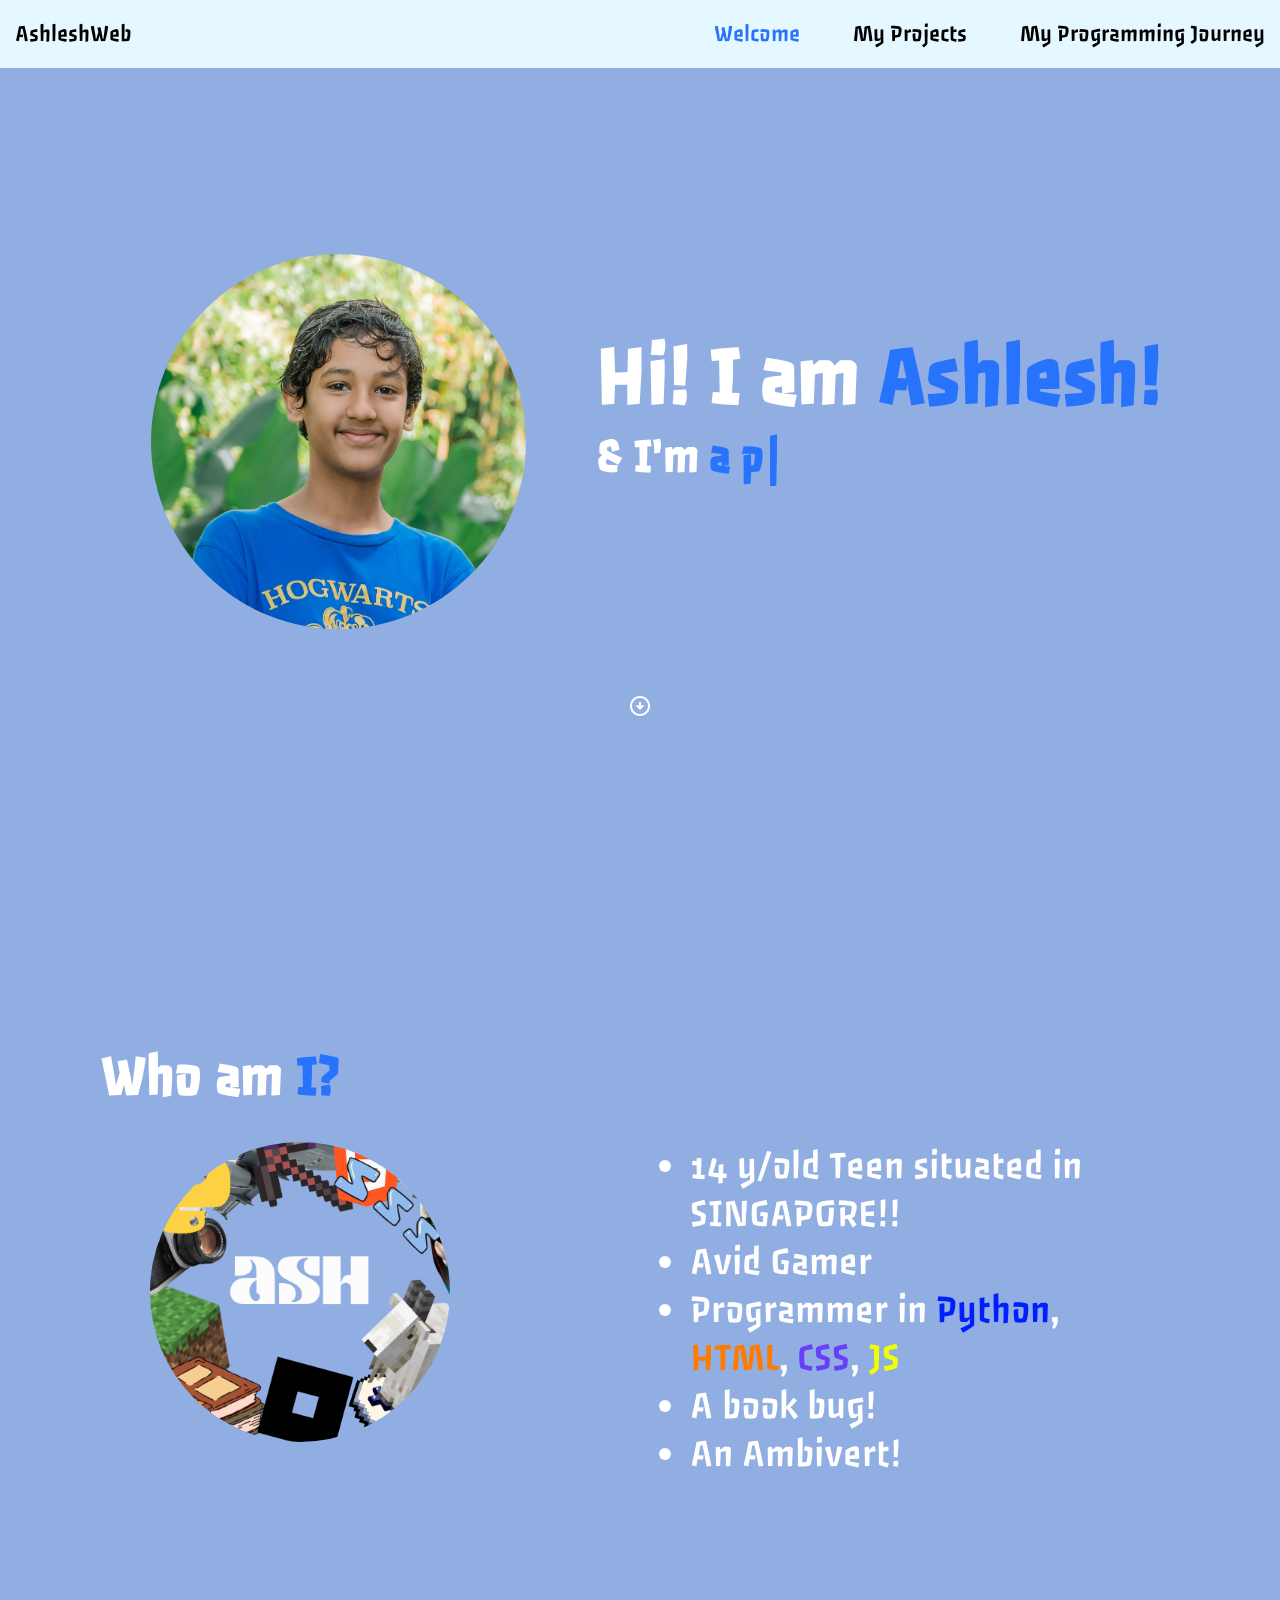
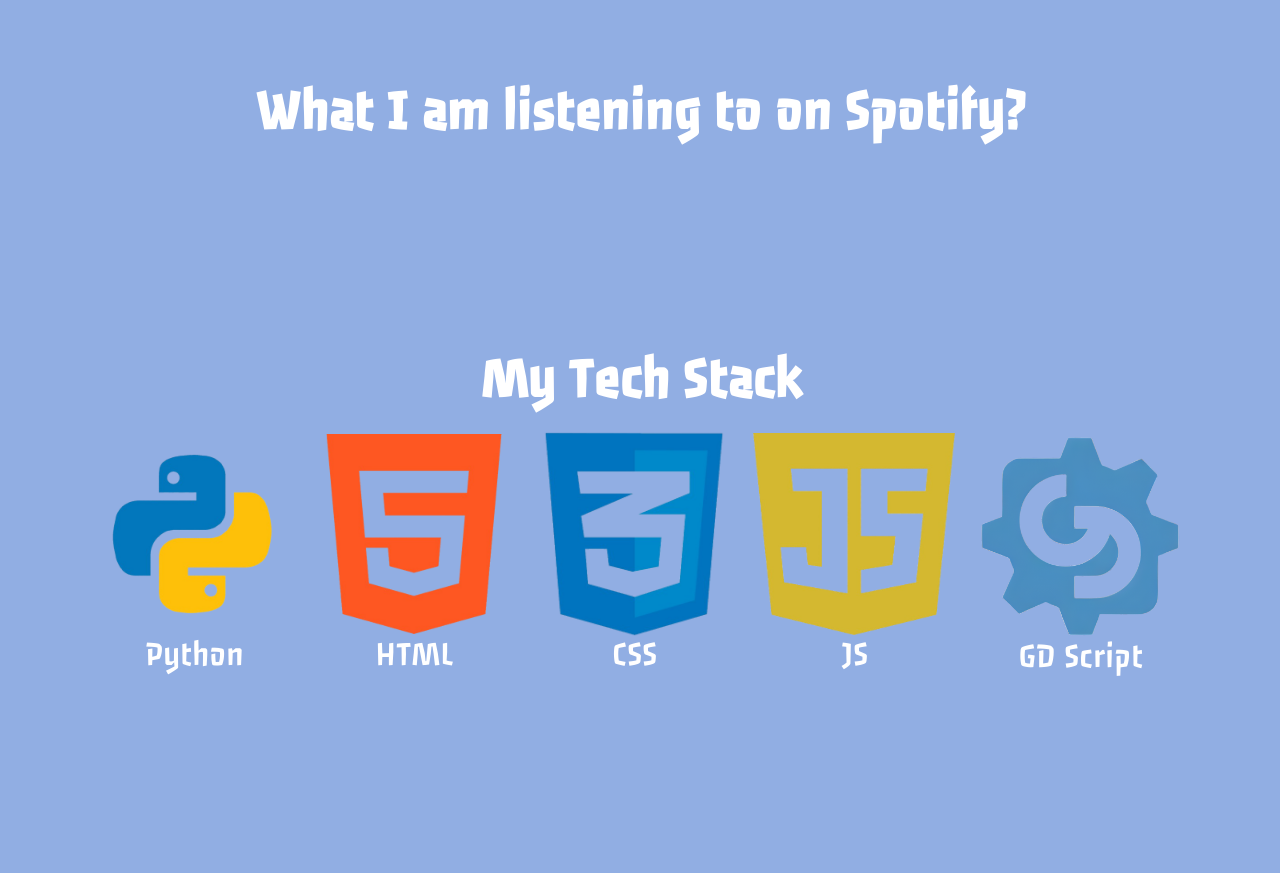
<file: index.html>
<!DOCTYPE html>
<html lang="en">
<head>
    <meta charset="UTF-8">
    <meta name="viewport" content="width=device-width, initial-scale=1.0">
    <title>My Portfolio</title>
    <link rel="stylesheet" href="styles.css">
    <link rel="stylesheet" href="https://fonts.googleapis.com/css2?family=Material+Symbols+Outlined:opsz,wght,FILL,GRAD@20..48,100..700,0..1,-50..200&icon_names=arrow_circle_down" />
</head>
<body>
    <nav>
        <div id="left">AshleshWeb</div>
        <div id="right">
            <a href="#" class="special-part current">Welcome</a>
            <a href="projects.html" class="special-part">My Projects</a>
            <a href="journey.html" id="end-part">My Programming Journey</a>
        </div>
    </nav>
    <div id="hero">
        <div class="hero-scale">
            <div id="hero-left">
                <img src="images/PFP.jpg" id="pfp" alt="My image!">
            </div>
        </div>
        <div class="hero-scale">
            <div id="hero-right">
                <h1 id="hero-head">Hi! I am <span id="name">Ashlesh!</span></h1>
                <h3 id="hero-subhead">& I'm <span id="hobbies"><!--JS Handling--></span><span id="typing">|</span></h3>
            </div>
        </div>
    </div>
    <div id="prompt">
        <div id="prompt-wrapper">
            <span class="material-symbols-outlined">arrow_circle_down</span>
        </div>
    </div>
    <div id="about">
        <h3 id="about-head">Who am <span id="focus">I?</span></h3>
        <div id="about-wrapper">
            <div id="about-left" class="autoshow">
                <img src="images/hobbies.png" id="hobbies-img" alt="All my hobbies crammed in one image">
            </div>
            <div id="about-right">
                <ul>
                    <li>14 y/old Teen situated in SINGAPORE!!</li>
                    <li>Avid Gamer</li>
                    <li>Programmer in <span id="python">Python</span>, <span id="html">HTML</span>, <span id="css">CSS</span>, <span id="js">JS</span></li>
                    <li>A book bug!</li>
                    <li>An Ambivert!</li>
                </ul>
            </div>
        </div>
    </div>
    <div id="songs">
        <h3 id="song-head">What I am listening to on Spotify?</h3>
        <div id="song-wrapper">
            <!--<div id="song-left">
                <h4 id="song"></h4>
                <h5 id="artist"></h5>
            </div>
            <div id="song-right">
                <img id="cover">
            </div>-->
        </div>
    </div>
    <div class="languages">
        <h3 id="lang-head">My Tech Stack</h3>
        <div id="lang-wrapper">
            <div class="lang-card autoshow" onclick="showTech('python', this)">
                <img src="images/python.png" alt="Python Logo" class="lang-logo">
                <p id="lang-title">Python</h4>
            </div>
            <div class="lang-card autoshow" onclick="showTech('html', this)">
                <img src="images/html.png" alt="HTML Logo" class="lang-logo">
                <p id="lang-title">HTML</h4>
            </div>
            <div class="lang-card autoshow" onclick="showTech('css', this)">
                <img src="images/css.png" alt="CSS Logo" class="lang-logo" id="css">
                <p id="lang-title">CSS</h4>
            </div>
            <div class="lang-card autoshow" onclick="showTech('js', this)">
                <img src="images/js.png" alt="JS Logo" class="lang-logo" id="js">
                <p id="lang-title">JS</h4>
            </div>
            <div class="lang-card autoshow" onclick="showTech('gd', this)">
                <img src="images/gdscript.png" alt="GDScript Logo" class="lang-logo" id="gd">
                <p id="lang-title">GD Script</h4>
            </div>
        </div>
        <div id="tech-detail">
            <h3 id="tech-title"></h3>
            <p id="tech-text"></p>
        </div>
    </div>
    <script src="script.js"></script>
</body>
</html>
</file>
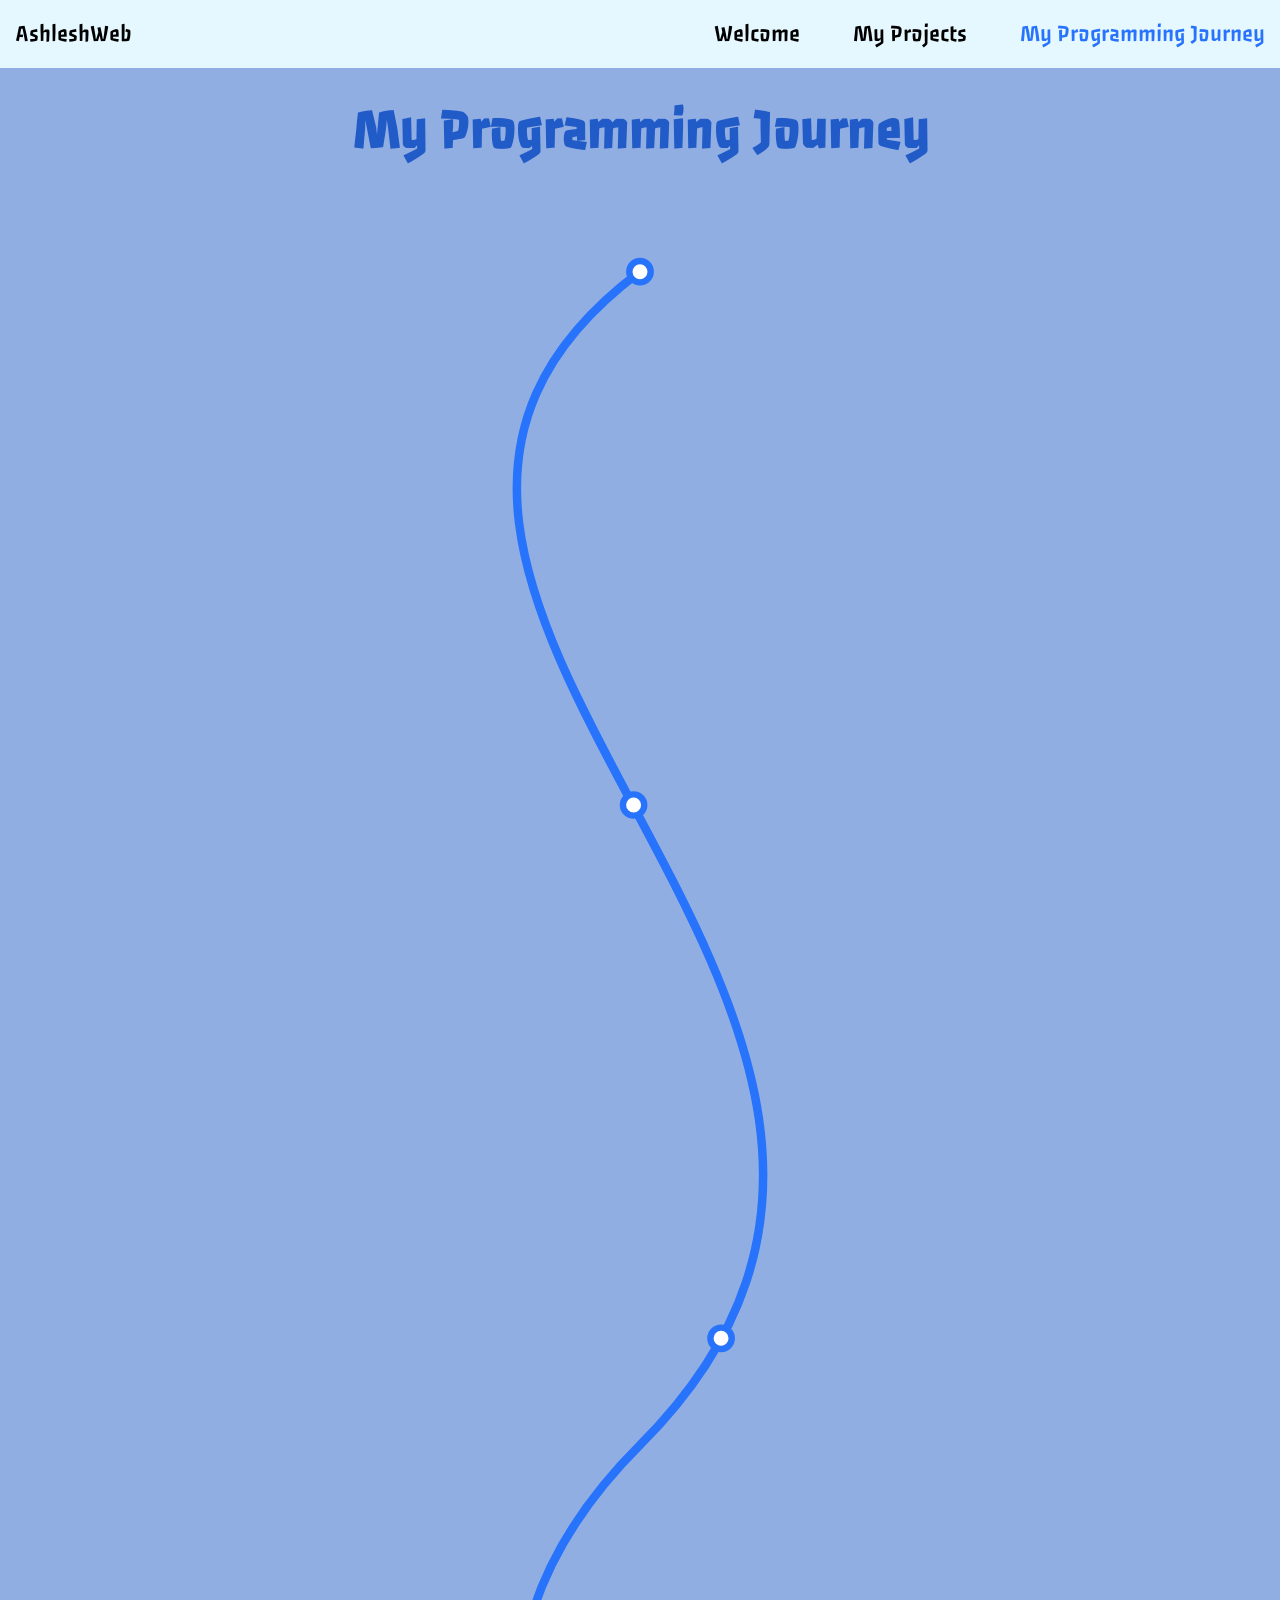
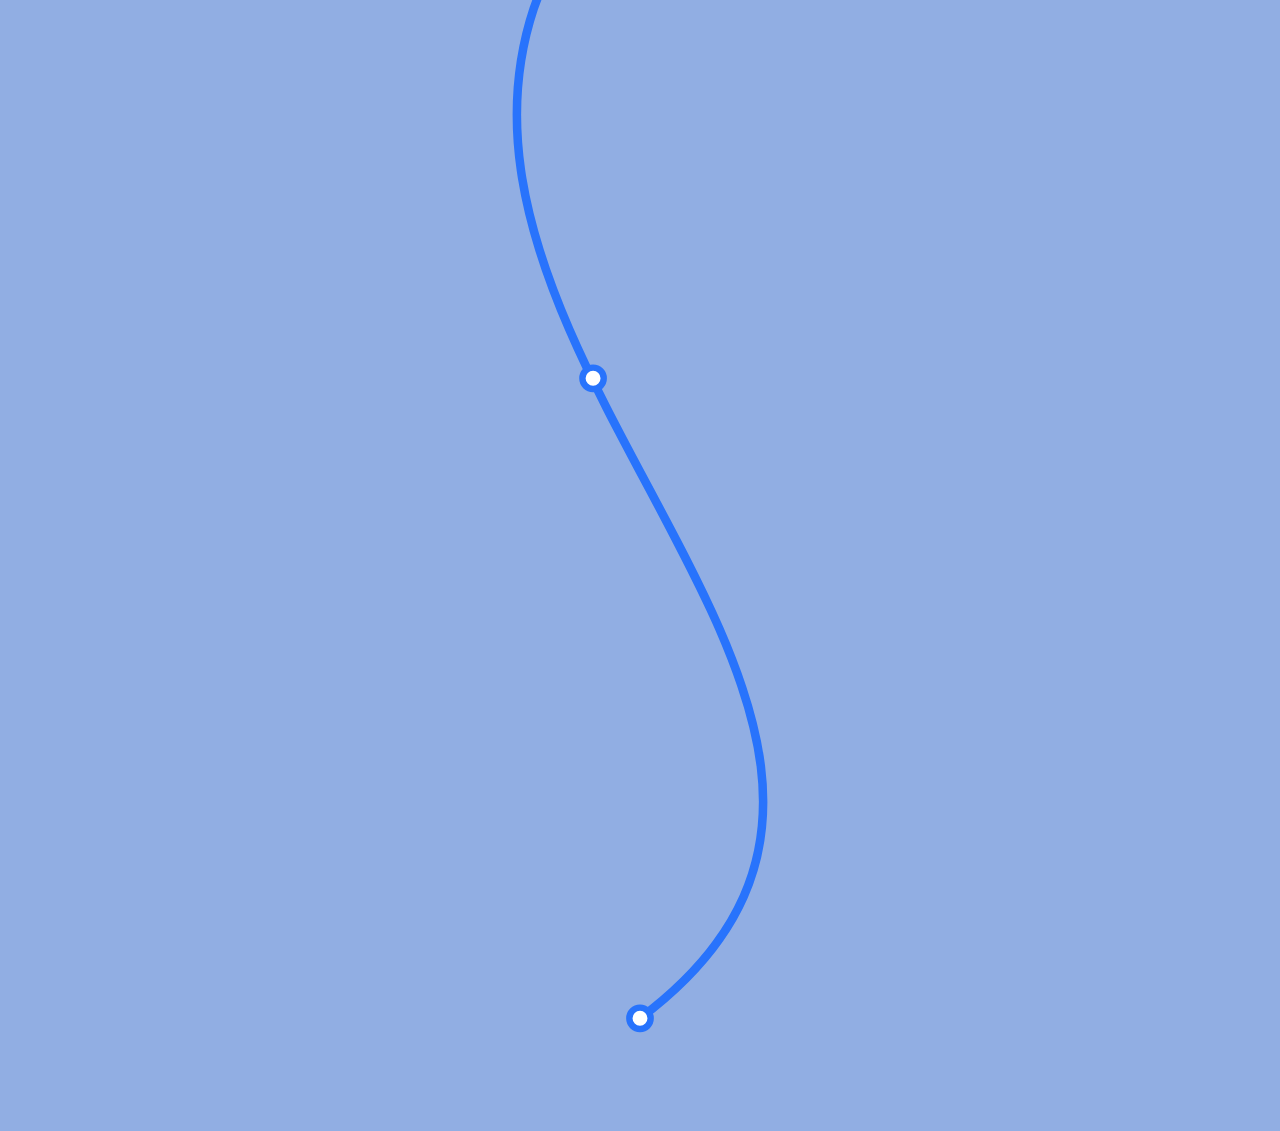
<file: journey.html>
<!DOCTYPE html>
<html lang="en">
<head>
    <meta charset="UTF-8">
    <meta name="viewport" content="width=device-width, initial-scale=1.0">
    <title>My Journey || AshleshWeb</title>
    <link rel="stylesheet" href="journey.css">
</head>
<body>
    <nav>
        <div id="left">AshleshWeb</div>
        <div id="right">
            <a href="index.html" class="special-part">Welcome</a>
            <a href="projects.html" class="special-part">My Projects</a>
            <a href="#" id="end-part" class="current">My Programming Journey</a>
        </div>
    </nav>
    <h1 id="journey-title">My Programming Journey</h1>
    <div class="popup-overlay" id="popup-overlay"></div>
    <section class="journey">
        <svg class="timeline" viewBox="0 0 600 1200">
            <path d="M300 50 C100 200, 500 400, 300 600 C100 800, 500 1000, 300 1150" fill="none" stroke="#2873fc" stroke-width="4"/>
            <circle cx="300" cy="50" r="5" class="node" data-id="1"/>
            <circle cx="297" cy="300" r="5" class="node" data-id="2"/>
            <circle cx="338" cy="550" r="5" class="node" data-id="3"/>
            <circle cx="278" cy="850" r="5" class="node" data-id="4"/>
            <circle cx="300" cy="1150" r="5" class="node" data-id="5"/>
        </svg>
        <div class="popup" id="popup"></div>
    </section>
    <script src="journey.js"></script>
</body>
</html>
</file>
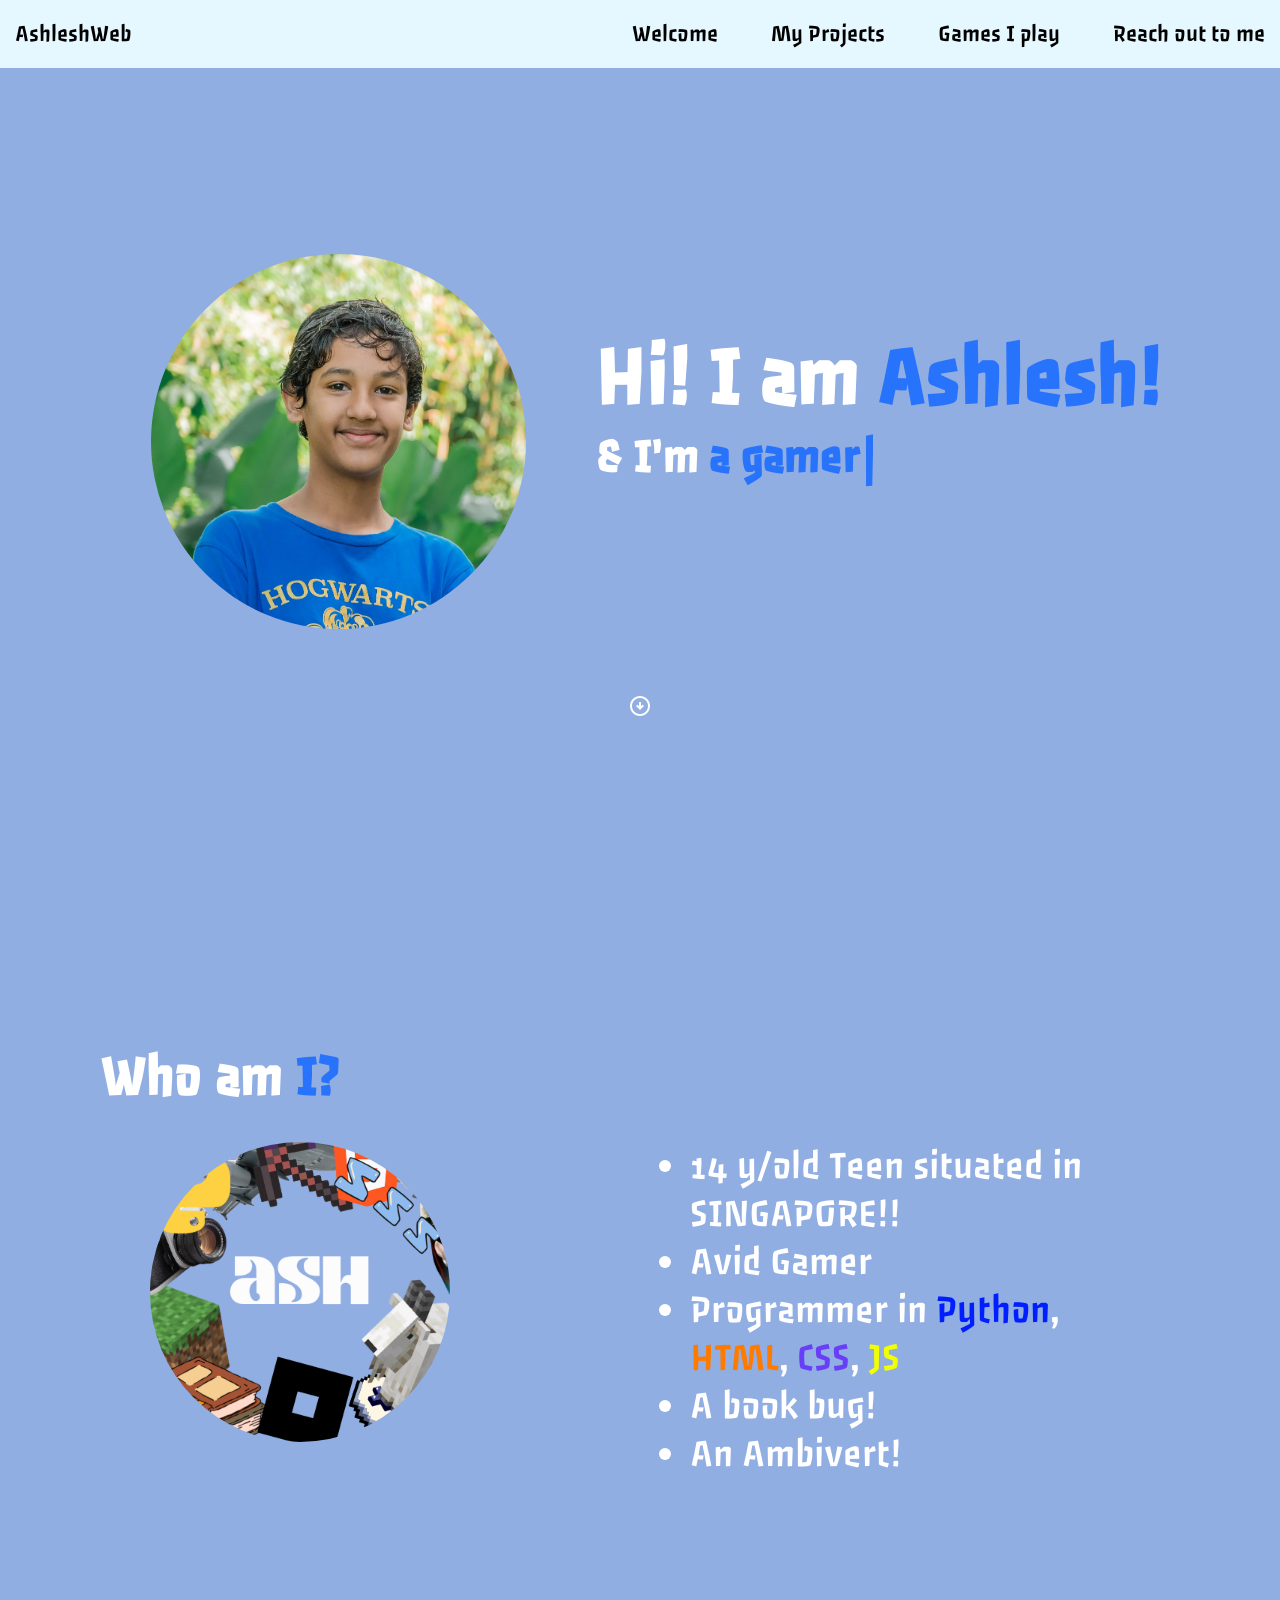
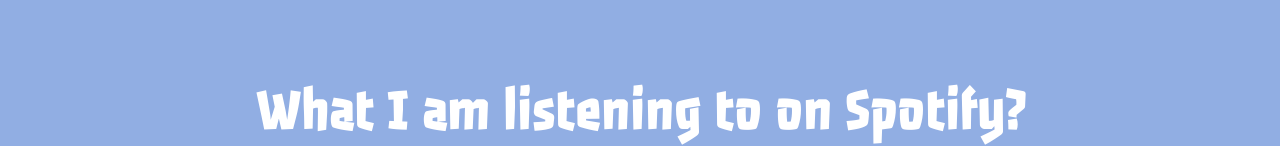
<file: main.html>
<!DOCTYPE html>
<html lang="en">
<head>
    <meta charset="UTF-8">
    <meta name="viewport" content="width=device-width, initial-scale=1.0">
    <title>My Portfolio</title>
    <link rel="stylesheet" href="styles.css">
    <link rel="stylesheet" href="https://fonts.googleapis.com/css2?family=Material+Symbols+Outlined:opsz,wght,FILL,GRAD@20..48,100..700,0..1,-50..200&icon_names=arrow_circle_down" />
</head>
<body>
    <nav>
        <div id="left">AshleshWeb</div>
        <div id="right">
            <a href="#" class="special-part">Welcome</a>
            <a href="#" class="special-part">My Projects</a>
            <a href="#" class="special-part">Games I play</a>
            <a href="#" id="end-part">Reach out to me</a>
        </div>
    </nav>
    <div id="hero">
        <div class="hero-scale">
            <div id="hero-left">
                <img src="images/PFP.jpg" id="pfp" alt="My image!">
            </div>
        </div>
        <div class="hero-scale">
            <div id="hero-right">
                <h1 id="hero-head">Hi! I am <span id="name">Ashlesh!</span></h1>
                <h3 id="hero-subhead">& I'm <span id="hobbies"><!--JS Handling--></span><span id="typing">|</span></h3>
            </div>
        </div>
    </div>
    <div id="prompt">
        <div id="prompt-wrapper">
            <span class="material-symbols-outlined">arrow_circle_down</span>
        </div>
    </div>
    <div id="about">
        <h3 id="about-head">Who am <span id="focus">I?</span></h3>
        <div id="about-wrapper">
            <div id="about-left" class="autoshow">
                <img src="images/hobbies.png" id="hobbies-img" alt="All my hobbies crammed in one image">
            </div>
            <div id="about-right">
                <ul>
                    <li>14 y/old Teen situated in SINGAPORE!!</li>
                    <li>Avid Gamer</li>
                    <li>Programmer in <span id="python">Python</span>, <span id="html">HTML</span>, <span id="css">CSS</span>, <span id="js">JS</span></li>
                    <li>A book bug!</li>
                    <li>An Ambivert!</li>
                </ul>
            </div>
        </div>
    </div>
    <div id="songs">
        <h3 id="song-head">What I am listening to on Spotify?</h3>
        <div id="song-wrapper">
            <!--<div id="song-left">
                <h4 id="song"></h4>
                <h5 id="artist"></h5>
            </div>
            <div id="song-right">
                <img id="cover">
            </div>-->
        </div>
    </div>
    <script src="script.js"></script>
</body>
</html>
</file>
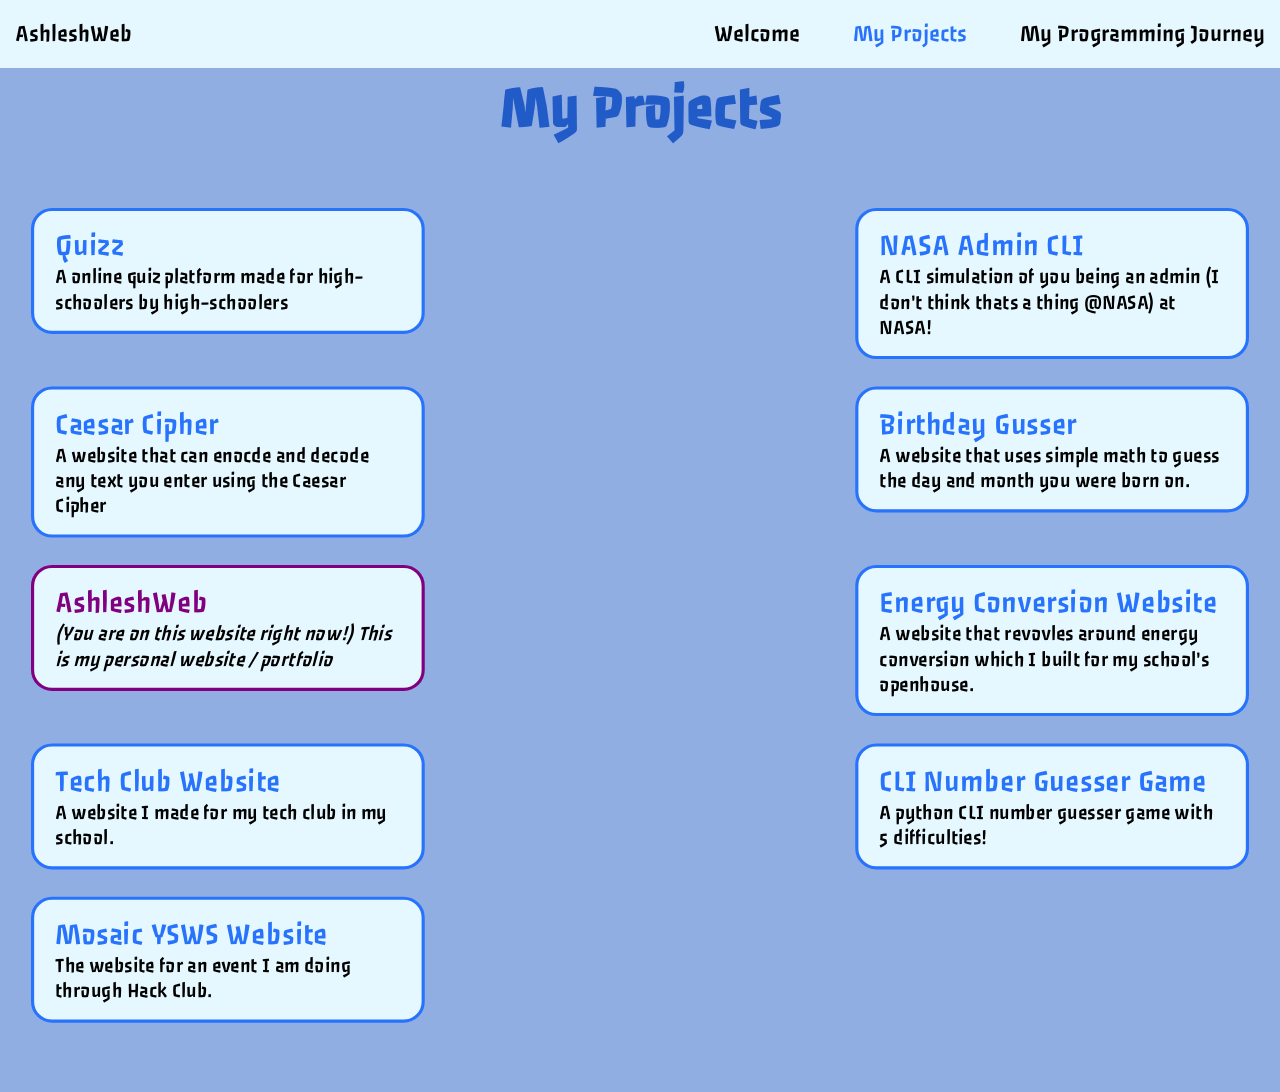
<file: projects.html>
<!DOCTYPE html>
<html lang="en">
<head>
    <meta charset="UTF-8">
    <meta name="viewport" content="width=device-width, initial-scale=1.0">
    <title>My Projects || AshleshWeb</title>
    <link rel="stylesheet" href="projects.css">
</head>
<body>
    <nav>
        <div id="left">AshleshWeb</div>
        <div id="right">
            <a href="index.html" class="special-part">Welcome</a>
            <a href="#" class="special-part current">My Projects</a>
            <a href="journey.html" id="end-part">My Programming Journey</a>
        </div>
    </nav>
    <div id="page-content">
    <h1 id="projects-title">My Projects</h1>
        <div id="projects-wrapper">
            <a href="https://github.com/nexora-droid/Quizzed" target="_blank" class="git-link">
                <div class="project-card">
                    <p class="project-title">Quizz</p>
                    <p class="project-text">A online quiz platform made for high-schoolers by high-schoolers</p>
                </div>
            </a>
            <a href="https://github.com/nexora-droid/NASA-Admin-CLI" target="_blank" class="git-link">
                <div class="project-card">
                    <p class="project-title">NASA Admin CLI</p>
                    <p class="project-text">A CLI simulation of you being an admin (I don't think thats a thing @NASA) at NASA!</p>
                </div>
            </a>
            <a href="https://github.com/nexora-droid/ceaser-cipher" target="_blank" class="git-link">
                <div class="project-card">
                    <p class="project-title">Caesar Cipher</p>
                    <p class="project-text">A website that can enocde and decode any text you enter using the Caesar Cipher</p>
                </div>
            </a>
            <a href="https://github.com/nexora-droid/birthday-guesser" target="_blank" class="git-link">
                <div class="project-card">
                    <p class="project-title">Birthday Gusser</p>
                    <p class="project-text">A website that uses simple math to guess the day and month you were born on.</p>
                </div>
            </a>
            <a href="https://github.com/nexora-droid/personal-site" target="_blank" class="git-link">
                <div class="project-card" id="special-card">
                    <p class="project-title" id="special-title">AshleshWeb</p>
                    <p class="project-text" id="special-text">(You are on this website right now!) This is my personal website / portfolio</p>
                </div>
            </a>
            <a href="https://github.com/nexora-droid/EnergyConversionMTE" target="_blank" class="git-link">
                <div class="project-card">
                    <p class="project-title">Energy Conversion Website</p>
                    <p class="project-text">A website that revovles around energy conversion which I built for my school's openhouse.</p>
                </div>
            </a>
            <a href="https://github.com/nexora-droid/NOVA-OWIS-Club" target="_blank" class="git-link">
                <div class="project-card">
                    <p class="project-title">Tech Club Website</p>
                    <p class="project-text">A website I made for my tech club in my school.</p>
                </div>
            </a>
            <a href="https://github.com/nexora-droid/NumberGuesserGame" target="_blank" class="git-link">
                <div class="project-card">
                    <p class="project-title">CLI Number Guesser Game</p>
                    <p class="project-text">A python CLI number guesser game with 5 difficulties!</p>
                </div>
            </a>
            <a href="https://github.com/nexora-droid/Mosaic-YSWS-Website" target="_blank" class="git-link">
                <div class="project-card">
                    <p class="project-title">Mosaic YSWS Website</p>
                    <p class="project-text">The website for an event I am doing through Hack Club.</p>
                </div>
            </a>
        </div>
    </div>
    <script src="projects.js"></script>
</body>
</html>
</file>
<file: styles.css>
@import url('https://fonts.googleapis.com/css2?family=Passero+One&display=swap');
:root{
    --dark-blue: #2873fc;
    --background: #91AEE3;
}
* {
    margin: 0;
    box-sizing: border-box;
}
body {
    background: var(--background);
    font-family: 'Passero One', sans-serif;
    font-size: 20px;
    color: white;
}
/*NAV*/
#left, #right {
    font-size: 24px;
    margin-top: 20px;
    margin-bottom: 20px;
}
#left {
    margin-left: 15px;
}
#right {
    display: flex;
    flex-direction: row;
}
#right a{
    color: black;
    text-decoration: none;
    transition: all 0.3s ease;
}
.special-part {
    margin-right: 53px;
}
#end-part{
    margin-right: 15px;
}
#right a:hover{
    color: var(--dark-blue);
}
nav {
    background: #E6F8FF;
    display: flex;
    flex-direction: row;
    justify-content: space-between;
    color: black;
}
#right a.current {
    color: var(--dark-blue);
}
/*HERO*/
#typing {
    margin-left: 2px;
    animation: typing 1s steps(1) infinite;
}
#hero {
    display: flex;
    flex-direction: row;
    justify-content: center;
    align-self: center;
    gap: 100px;
    margin-top: 250px;
}
#hero-head {
    color: white;
    font-size: 56px;
}
#hero-subhead{
    color: white;
    font-size: 32px;
}
#name, #hobbies {
    color: var(--dark-blue);
}
#pfp{
    width: 250px;
    height: 250px;
    border-radius: 50%;
    animation: img-floaty 1.5s ease infinite;

}
.hero-scale{
    transform: scale(1.5);
    transform-origin: center;
}
#hero-right{
    margin-top: 50px;
    margin-left: 50px;
}
#hero-left {
    margin-right: 50px;
}
#prompt{
    display: flex;
    justify-content: center;
    margin-top: 100px;
    color: white;
}
#prompt-wrapper{
    margin-top: 20px;
    margin-bottom: 20px;
    animation: scroll-floaty 1.5s ease infinite;
}
#typing {
    color: var(--dark-blue);
}
/*BODY*/
#focus{
    color: var(--dark-blue);
}
#about-head{
    margin-top: 300px;
    margin-left: 100px;
    font-size: 57px;
}
#song-head{
    margin-top: 200px;
    font-size: 57px;
    text-align: center;
}
#hobbies-img{
    margin-left: 150px;
    margin-top: 30px;
    width: 300px;
    height: 300px;
    border-radius: 50%;
    animation: hobbies-floaty 10s linear infinite;
}
#about-wrapper{
    display: flex;
    flex-direction: row;
    gap: 50px;
    justify-content: center;
    gap: 200px;
}
#about-right{
    font-size: 40px;
    margin-top: 30px;
    margin-right: 150px
}
#python {
    color: #001EFF;
}
#html {
    color: #FF7B00;
}
#css{
    color: #693ef9;
}
#js{
    color: #f2ff00;
}
#song-wrapper{
    display: flex;
    overflow: hidden;
    flex-direction: row;
    justify-content: center;
    align-items: flex-end;
    flex-wrap: wrap;
    gap: 100px;
}
.song-card{
    display: flex;
    align-items: center;
    flex-direction: column;
    gap: 10px;
    max-width: 200px;
}
.song-card h4{
    font-size: 30px;
    text-align: center;
    margin: 0;
    color: var(--dark-blue);
}
.song-card h5{
    font-size: 20px;
    text-align: center;
    margin: 0;
}
.song-card img {
    width: 250px;
    height: 250px;
    border-radius: 50%;
    animation: song-floaty 15s linear infinite;
}
#lang-head{
    margin-top: 200px;
    font-size: 57px;
    text-align: center;
}
.lang-card{
    display: flex;
    flex-direction: column;
    align-items: center;
    animation: scrollAnimation both 3s ease;
    animation-timeline: view(50%, 5%);
}
#lang-title{
    font-size: 35px;
}
.lang-logo{
    width: 200px;
    height: 200px;
}
#css{
    transform: scale(1.15);
}
#js{
    transform: scale(1.01);
}
#gd{
    width: 211.5px; 
    height: 200px;
    object-fit:contain;
    margin-bottom: 2px;
    transform: scale(1.1);
}
.autoshow{
    animation: scrollAnimation both 1s ease;
    animation-timeline: view(50% 5%);
}
#lang-wrapper{
    display: flex;
    flex-direction: row;
    gap: 20px;
    justify-content: center;
    margin-top: 20px;
}
#tech-detail{
    margin: 60px auto;
    width: 70%;
    background: rgba(0, 0, 0, 0.1);
    padding: 30px;
    border-radius: 20px;
    text-align: center;
    opacity: 0;
    transform: scale(0.6);
    pointer-events: none;
}
#tech-detail.show{
    opacity: 1;
    transform: scale(1);
    pointer-events: auto;
    animation: techzoom 0.5s cubic-bezier(0.2, 0.9, 0.3, 1) forwards;
}
#tech-detail.close{
    pointer-events: auto;
    animation: techclose 0.35s ease;
}
#tech-title{
    font-size: 28px;
    color: var(--dark-blue);
    margin-bottom: 15px;
}
#tech-text{
    font-size: 20px;
    color: white;
    line-height: 1.6;
}
/*ANIMATIONS*/
@keyframes typing {
    0% {opacity: 1;}
    50% {opacity: 0;}
    100% {opacity: 1;}
}
@keyframes img-floaty{
    0% {
        transform: translateY(-5px) rotate(-10deg);
    }
    50% {
        transform: translateY(5px) rotate(-10deg);
    }
    100% {
        transform: translateY(-5px) rotate(-10deg);
    }
}
@keyframes song-floaty{
    0% {
        transform: rotate(0deg);
    }
    100% {
        transform: rotate(360deg);
    }
}
@keyframes hobbies-floaty{
    0% {
        transform: translateY(-10px) rotate(0deg);
    }
    50%{
        transform: translateY(10px) rotate(180deg);
    }
    100% {
        transform: translateY(-10px) rotate(360deg);
    }
}
@keyframes scroll-floaty{
    0% {
        transform: translateY(-5px) scale(3);
    }
    50% {
        transform: translateY(5px) scale(3);
    }
    100% {
        transform: translateY(-5px) scale(3);
    }
}
@keyframes scrollAnimation{
    from {
        opacity: 0;
        transform: translateY(400px) scale(0.2);
    }
    to{
        opacity: 1;
        transform: translateY(0) scale(1);
    }
}
@keyframes techzoom{
    from {
        opacity: 0;
        transform: scale(0.6);
    }
    to {
        opacity: 1;
        transform: scale(1);
    }
}
@keyframes techclose{
    from {
        opacity: 1;
        transform: scale(1);
    }
    to {
        opacity: 0;
        transform: scale(0.6);
    }
}
/*DEVLEOPMENT STYLES*/
#testing{
    margin-top: 1000px;
}
</file>
<file: journey.css>
@import url('https://fonts.googleapis.com/css2?family=Passero+One&display=swap');
:root{
    --dark-blue: #2873fc;
    --darker-blue: #215bc7;
    --background: #91AEE3;
}
* {
    margin: 0;
    box-sizing: border-box;
}
body {
    background: var(--background);
    font-family: 'Passero One', sans-serif;
    font-size: 20px;
    color: white;
}
/*NAV*/
#left, #right {
    font-size: 24px;
    margin-top: 20px;
    margin-bottom: 20px;
}
#left {
    margin-left: 15px;
}
#right {
    display: flex;
    flex-direction: row;
}
#right a{
    color: black;
    text-decoration: none;
    transition: all 0.3s ease;
}
.special-part {
    margin-right: 53px;
}
#end-part{
    margin-right: 15px;
}
#right a:hover{
    color: var(--dark-blue);
}
nav {
    background: #E6F8FF;
    display: flex;
    flex-direction: row;
    justify-content: space-between;
    color: black;
}
#right a.current {
    color: var(--dark-blue);
}
/*BODY*/
#journey-title{
    font-size: 56px;
    text-align: center;
    margin-top: 30px;
    animation: pop 5s steps(30) infinite;
    color: var(--darker-blue);
}
.journey{
    position: relative;
}
.node{
    fill: white;
    stroke: #2873fc;
    stroke-width: 3;
    cursor: pointer;
    transform-box: fill-box;
    transform-origin: center;
    transition: transform 0.2s ease;
}
.node:hover{
    transform: scale(1.5);
}
.popup{
    position: fixed;
    top: 50%;
    right: -450px;
    transform: translateY(-50%);
    background: #e6f8ff;
    border-radius: 16px;
    padding: 20px;
    width: 400px;
    transition: right 0.4s ease;
    z-index: 1000;
}
.popup.show{
    right: 20px;
}
.popup h2{
    color: var(--dark-blue);
    margin-bottom: 15px;
    font-size: 28px;
}
.popup p{
    color: black;
    line-height: 1.6;
    font-size: 18px;
}
.popup-overlay{
    position: fixed;
    top: 0;
    left: 0;
    width: 100%;
    height: 100%;
    background: rgba(0, 0, 0, 0.3);
    display: none;
    z-index: 999;
}
.popup-overlay.show{
    display: block;
}
</file>
<file: projects.css>
@import url('https://fonts.googleapis.com/css2?family=Passero+One&display=swap');
:root{
    --dark-blue: #2873fc;
    --darker-blue: #215bc7;
    --background: #91AEE3;
}
* {
    margin: 0;
    box-sizing: border-box;
}
body {
    background: var(--background);
    font-family: 'Passero One', sans-serif;
    font-size: 20px;
    color: white;
}
/*NAV*/
#left, #right {
    font-size: 24px;
    margin-top: 20px;
    margin-bottom: 20px;
}
#left {
    margin-left: 15px;
}
#right {
    display: flex;
    flex-direction: row;
}
#right a{
    color: black;
    text-decoration: none;
    transition: all 0.3s ease;
}
.special-part {
    margin-right: 53px;
}
#end-part{
    margin-right: 15px;
}
#right a:hover{
    color: var(--dark-blue);
}
nav {
    background: #E6F8FF;
    display: flex;
    flex-direction: row;
    justify-content: space-between;
    color: black;
}
#right a.current {
    color: var(--dark-blue);
}
/*BODY*/
#projects-title{
    font-size: 56px;
    text-align: center;
    margin-top: 30px;
    animation: pop 5s steps(30) infinite;
    color: var(--darker-blue);
}
.project-title{
    font-size: 30px;
    color: var(--dark-blue);
    word-wrap: normal;
}
.project-card{
    position: relative;
    border: 3px solid var(--dark-blue);
    box-sizing: border-box;
    border-radius: 20px;
    width: auto;
    height: auto;
    display: inline-block;
    padding: 15px 20px;
    margin: 10px;
    transition: all 0.3s ease;
    background-color: #E6F8FF; 
    max-width: 375px;
    max-height: 200px;
    min-width: 375px;
    min-height: 100px;
    overflow: hidden;
}
.project-card::after{
    content: "";
    position: absolute;
    top: 0;
    left: -30%;
    width: 80px;
    height: 100%;
    background: linear-gradient(130deg, transparent, rgba(255, 255, 255, 0.1) 35%, rgba(255, 255, 255, 0.8) 50%, rgba(255, 255, 255, 0.1) 65%, transparent);
    transform: skewX(-15deg);
    filter: blur(2px);
}
.project-card:hover::after{
    animation: shine 0.6s ease-out;
}
.project-card:hover{
    transform: scale(1.1);
}
#projects-wrapper{
    display: flex;
    flex-direction: row;
    flex-wrap: wrap;
    justify-content: space-between;
    margin: 50px;
}
.project-text{
    color: black;
    word-wrap: normal;
}
.git-link{
    cursor: crosshair;
}
#special-card{
    border: 3px solid purple;
}
#special-title{
    color: purple;
}
#special-text{
    font-style: italic;
}
#page-content{
    min-height: calc(100vh - 80px);
    display: flex;
    flex-direction: column;
    justify-content: center;
    transform: scale(1.05);
}
/* ANIMATIONS */
@keyframes shine {
    from { 
        left: -30%; 
    }
    to { 
        left: 120%; 
    }
}
</file>
